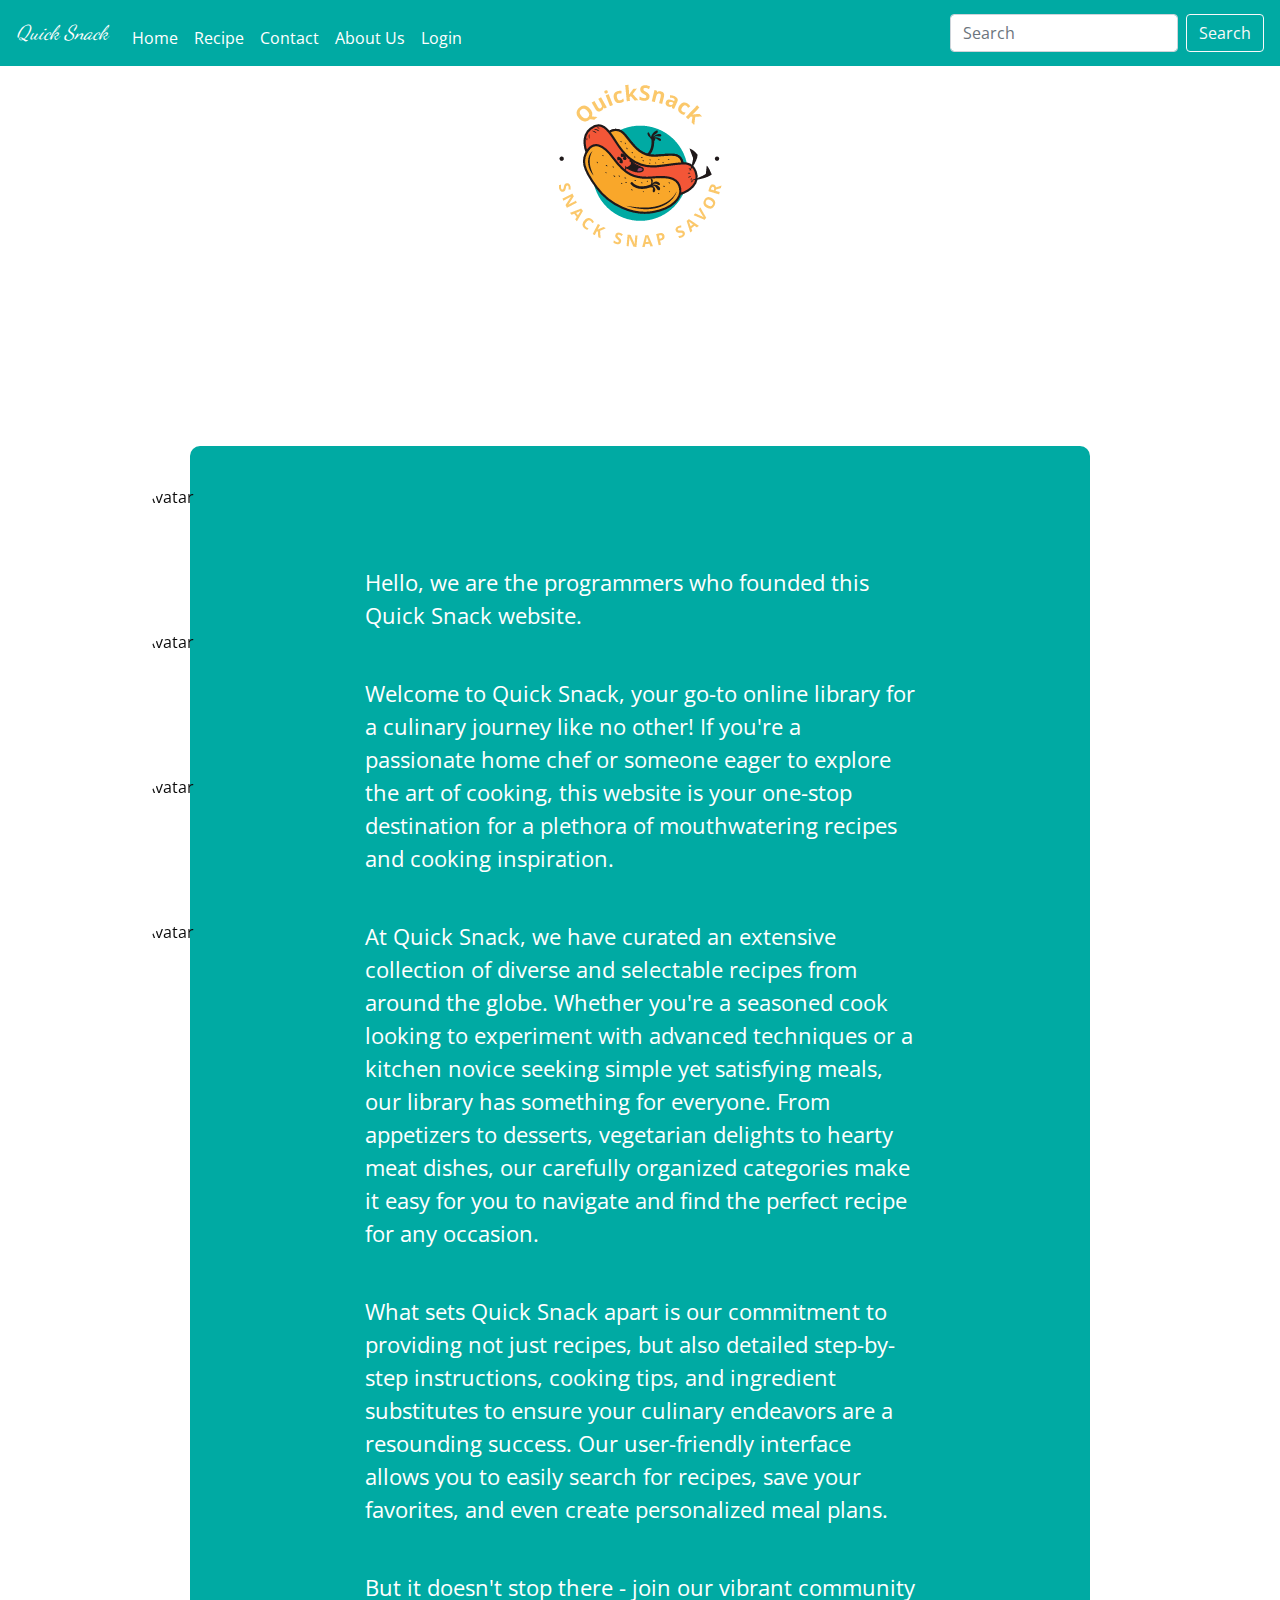
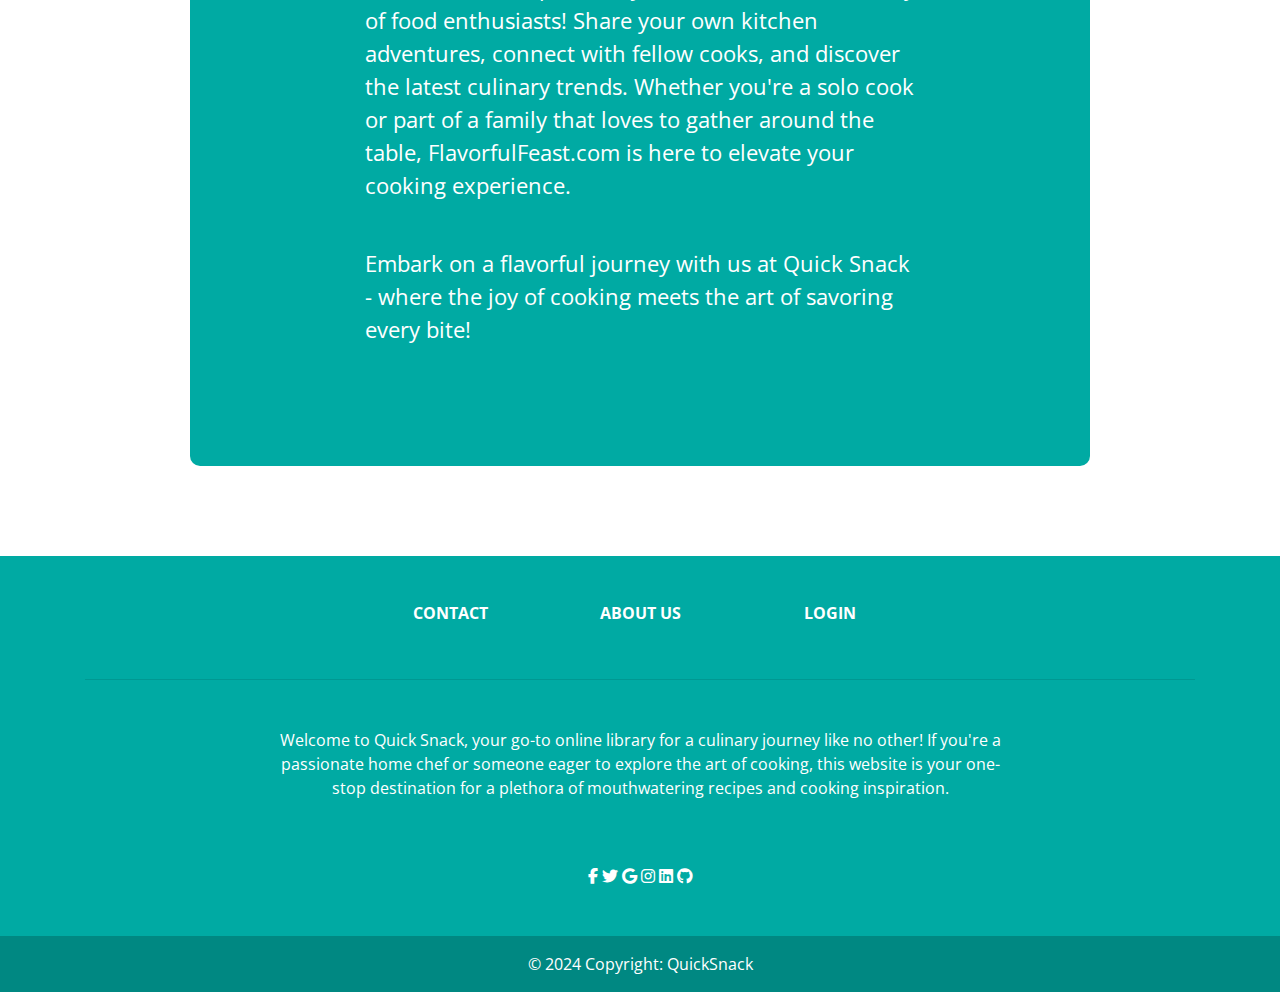
<file: html/aboutcu.html>
<!DOCTYPE html>
<html lang="en">
<head>
    <meta charset="UTF-8">
    <meta name="viewport" content="width=device-width, initial-scale=1">
    <link rel="icon" href="../images/quicksnacklogo.png" type="images/x-icon">
    <title>About Us</title>
    <!-- Bootstrap CSS -->
    <link rel="stylesheet" href="https://cdnjs.cloudflare.com/ajax/libs/font-awesome/6.5.1/css/all.min.css">
    <!--link awesome để chèn logo vào-->
    <link href="https://cdn.jsdelivr.net/npm/bootstrap@5.3.2/dist/css/bootstrap.min.css" rel="stylesheet"
        integrity="sha384-T3c6CoIi6uLrA9TneNEoa7RxnatzjcDSCmG1MXxSR1GAsXEV/Dwwykc2MPK8M2HN" crossorigin="anonymous">
        <link rel="stylesheet" href="https://cdnjs.cloudflare.com/ajax/libs/font-awesome/6.5.1/css/all.min.css">
        <link rel="styleshee" href="https://cdn.jsdelivr.net/npm/bootstrap@5.1.3/dist/css/bootstrap.min.css" integrity="sha384-1BmE4kWBq78iYhFldvKuhfTAU6auU8tT94WrHftjDbrCEXSU1oBoqyl2QvZ6jIW3" crossorigin="anonymous">
    <link rel="stylesheet" href="../css/about.css">
    <link rel="stylesheet" href="https://stackpath.bootstrapcdn.com/bootstrap/4.1.3/css/bootstrap.min.css"
    integrity="sha384-MCw98/SFnGE8fJT3GXwEQngsV7Zt27NXF@a@ApmYm81iuXoPkF0JwJ8ERdkLPM0" crossorigin="anonymous">
    <script src="https://cdn.jsdelivr.net/npm/bootstrap@5.1.3/dist/js/bootstrap.bundle.min.js" integrity="sha384-ka7Sk0Gln4gmtz2MlQnikT1wXgYsOg+OMhuP+IlRH9sENBO0LRn5q+8nbTov4+1p" crossorigin="anonymous"></script>
    <link rel="stylesheet" href="/css/css/style.css">
    <link rel="stylesheet" href="/css/style.css">
  </head>
  <div class="sticky">
    <nav class="navbar navbar-expand-lg navbar-light " style="background-color: #00aaa3">
        <a style="color: #fff;" class="navbar-brand" href="/index.html"><i style="font-family: 'Dancing Script', cursive;">Quick Snack</i></a>
          <button class="navbar-toggler" type="button" data-bs-toggle="collapse" data-bs-target="#navbarSupportedContent" aria-controls="navbarSupportedContent" aria-expanded="false" aria-label="Toggle navigation">
            <span class="navbar-toggler-icon"></span>
          </button>
        <div class="collapse navbar-collapse" id="navbarSupportedContent">
          <ul class="navbar-nav mr-auto">
            <li class="nav-item active">
            <a style="color: #fff;" class="nav-link" href="../index.html">Home <span class="sr-only"></span></a>
            </li>
            <li class="nav-item">
            <a style="color: #fff;" class="nav-link" href="../menu.html">Recipe</a>
            </li>
            <li class="nav-item">
            <a style="color: #fff;" class="nav-link" href="./contact.html">Contact</a>
            </li>
            <li class="nav-item">
            <a style="color: #fff;" class="nav-link" href="./about.html">About Us</a>
            </li>
            <li class="nav-item">
            <a style="color: #fff;" class="nav-link" href="./login.html">Login</a>
            </li>
          </ul>
            <form class="form-inline my-2 my-lg-0">
            <input class="form-control mr-sm-2" type="search" placeholder="Search" aria-label="Search">
            <button class="btn btn-outline-light my-2 my-sm-0" type="submit">Search</button>
            </form>
          </div>
    </nav>
  </div>

<body>
    <a href="/index.html"><img class="img-logo-nav" src="../images/quicksnacklogo.png" alt="logo"></a>
        <section style="background-color: #00aaa3;" id="journey-content" class="width w-m fadeInUp delay1">
            <div id="journey-avatar">
            <div class="avatar">
              <span class="object-fit fadeInUp delay5">
                <img alt="Avatar" class="lazy loaded" srcset="https://i.imgur.com/YViyFGh.jpeg">
              </span>

                <span class="avatar-hover object-fit fadeInUp delay5">
                  <img alt="Avatar" class="lazy loaded" srcset="https://i.imgur.com/TSFP2hx.jpeg">
                </span>
            </div>
            <div class="avatar">
                <span class="object-fit fadeInUp delay5">
                  <img alt="Avatar" class="lazy loaded" srcset="https://scontent.fhan5-9.fna.fbcdn.net/v/t39.30808-1/416903533_3711006252553562_4072472987846089312_n.jpg?stp=c0.0.200.200a_dst-jpg_p200x200&_nc_cat=109&ccb=1-7&_nc_sid=5740b7&_nc_ohc=c3V_MpHa-14AX-Fwlfl&_nc_ht=scontent.fhan5-9.fna&oh=00_AfBdo9ZyKPZbftBSnLmxQYdVDc8j0aI18B1YPrTy-SV2Yw&oe=65E725F4">
                </span>
                      
                  <span class="avatar-hover object-fit fadeInUp delay5">
                    <img alt="Avatar" class="lazy loaded" srcset="https://scontent.fhan5-11.fna.fbcdn.net/v/t1.6435-9/137514887_2888213221499540_6452250351981341966_n.jpg?_nc_cat=111&ccb=1-7&_nc_sid=7a1959&_nc_ohc=7KGkt1fxSZIAX_5_K8G&_nc_ht=scontent.fhan5-11.fna&oh=00_AfCPvCsU8iOA1iJ5W4zm8PSofks5cTsyuNot2PxohcByrQ&oe=66090FA8">
                  </span>
            </div>
            <div class="avatar">
                <span class="object-fit fadeInUp delay5">
                  <img alt="Avatar" class="lazy loaded" srcset="https://scontent.fhan2-3.fna.fbcdn.net/v/t39.30808-6/415558852_687021370245501_6632527841390993160_n.jpg?stp=cp6_dst-jpg&_nc_cat=106&ccb=1-7&_nc_sid=efb6e6&_nc_ohc=nxcVIdoVE5QAX_kFJK3&_nc_ht=scontent.fhan2-3.fna&oh=00_AfBu23K088kxlyjcvW1jltls4O0A6zEes7GnANznRmn5Aw&oe=65EA4660">
                </span>
                      
                  <span class="avatar-hover object-fit fadeInUp delay5">
                    <img alt="Avatar" class="lazy loaded" srcset="https://scontent.fhan15-1.fna.fbcdn.net/v/t39.30808-6/400950886_663681895912782_8612001726321935148_n.jpg?_nc_cat=106&ccb=1-7&_nc_sid=9c7eae&_nc_ohc=cj_e5OJlKjMAX-vNk1z&_nc_ht=scontent.fhan15-1.fna&oh=00_AfAxbbzIlqZYOLqw1Ul6KbKm_uCGMtHM_iQL68Dx8cK2FQ&oe=65E74E90">
                  </span>
            </div>
            <div class="avatar">
                <span class="object-fit fadeInUp delay5">
                  <img alt="Avatar" class="lazy loaded" srcset="https://i.imgur.com/acoBr87.jpeg">
                </span>
                      
                  <span class="avatar-hover object-fit fadeInUp delay5">
                    <img alt="Avatar" class="lazy loaded" srcset="https://i.imgur.com/yeJynyK.jpeg">
                  </span>
            </div>
            </div>
                <p class="p-div">Hello, we are the programmers who founded this Quick Snack website.</p>
                    <p class="p-div"> Welcome to Quick Snack, your go-to online library for a culinary journey like no other! If you're a passionate home chef or someone eager to explore the art of cooking, this website is your one-stop destination for a plethora of mouthwatering recipes and cooking inspiration.</p>
                    <p class="p-div">At Quick Snack, we have curated an extensive collection of diverse and selectable recipes from around the globe. Whether you're a seasoned cook looking to experiment with advanced techniques or a kitchen novice seeking simple yet satisfying meals, our library has something for everyone. From appetizers to desserts, vegetarian delights to hearty meat dishes, our carefully organized categories make it easy for you to navigate and find the perfect recipe for any occasion.</p>
                    <p class="p-div">What sets Quick Snack apart is our commitment to providing not just recipes, but also detailed step-by-step instructions, cooking tips, and ingredient substitutes to ensure your culinary endeavors are a resounding success. Our user-friendly interface allows you to easily search for recipes, save your favorites, and even create personalized meal plans.</p>
                    <p class="p-div">But it doesn't stop there - join our vibrant community of food enthusiasts! Share your own kitchen adventures, connect with fellow cooks, and discover the latest culinary trends. Whether you're a solo cook or part of a family that loves to gather around the table, FlavorfulFeast.com is here to elevate your cooking experience.</p>
                    <p class="p-div">Embark on a flavorful journey with us at Quick Snack - where the joy of cooking meets the art of savoring every bite!</p>
            </section>
        
    </div>
</body>
  <!-- Footer -->
  <footer class="text-center text-white" style="background-color: #00aaa3">
    <div class="container">
      <section class="mt-5">
        <div class="row text-center d-flex justify-content-center pt-5">
          <div class="col-md-2">
            <h6 class="text-uppercase font-weight-bold">
              <a href="./contact.html" class="text-white">Contact</a>
            </h6>
          </div>
          <div class="col-md-2">
            <h6 class="text-uppercase font-weight-bold">
              <a href="../html/about.html" class="text-white">About Us</a>
            </h6>
          </div>
          <div class="col-md-2">
            <h6 class="text-uppercase font-weight-bold">
              <a href="../html/login.html" class="text-white">Login</a>
            </h6>
          </div>
        </div>
      </section>

      <hr class="my-5" />

      <section class="mb-5">
        <div class="row d-flex justify-content-center">
          <div class="col-lg-8">
            <p>
              Welcome to Quick Snack, your go-to online library for a culinary journey like no other! If you're a passionate home chef or someone eager to explore the art of cooking, this website is your one-stop destination for a plethora of mouthwatering recipes and cooking inspiration.
            </p>
          </div>
        </div>
      </section>
      <section class="text-center mb-5">
        <a href="" class="text-white me-4">
          <i class="fab fa-facebook-f"></i>
        </a>
        <a href="" class="text-white me-4">
          <i class="fab fa-twitter"></i>
        </a>
        <a href="" class="text-white me-4">
          <i class="fab fa-google"></i>
        </a>
        <a href="" class="text-white me-4">
          <i class="fab fa-instagram"></i>
        </a>
        <a href="" class="text-white me-4">
          <i class="fab fa-linkedin"></i>
        </a>
        <a href="" class="text-white me-4">
          <i class="fab fa-github"></i>
        </a>
      </section>
    </div>
    <div
         class="text-center p-3"
         style="background-color: rgba(0, 0, 0, 0.2)"
         >
      © 2024 Copyright: QuickSnack
    </div>
  </footer>
</body>
</html>
</file>
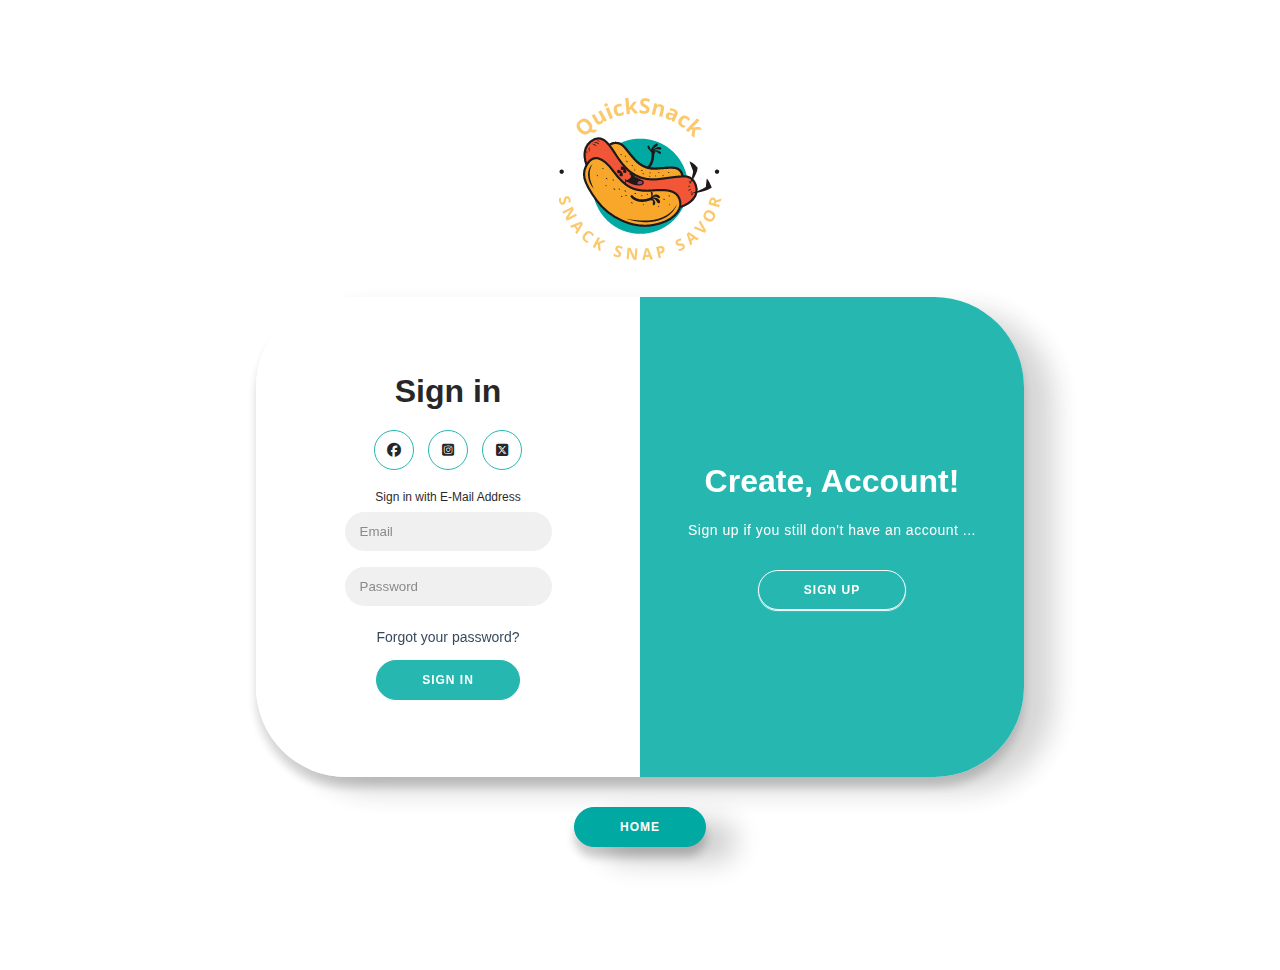
<file: html/login.html>
<!DOCTYPE html>
<head>
  <title>Log in</title>
  <link rel="stylesheet" href="../css/login.css">
  <link rel="stylesheet" href="https://cdnjs.cloudflare.com/ajax/libs/font-awesome/6.5.1/css/all.min.css">
  <link rel="icon" href="../images/quicksnacklogo.png" type="images/x-icon">
</head>
<html>
<body>
  <a href="../index.html"><img style="width: 200px; text-align: center;" src="../images/quicksnacklogo.png"></a>
  
    <section>
      <div class="container" id="container">
        <form id="form-reg" class="bg-light p-4 my-3" action="../db/reg.php" method="post"></form>
        <div class="form-container sign-up-container">
          
          <form action="#">
            <h1>Sign Up</h1>
            <div class="social-container">
              <a style="text-decoration: none;" href="" class="text-white me-4">
                <i class="fab fa-facebook-f"></i>
              </a>
              <a href="#"><i class="fa-brands fa-square-instagram" style="color: #000000;"></i></a>
              <a href="#"><i class="fa-brands fa-square-x-twitter" style="color: #000000;"></i></a>
            </div>
            <span>Sign up with Email</span>
            <label>
              <input type="text" name="name" placeholder="Name" />
            </label>
            <label>
              <input type="email" name="email" placeholder="Email" />
            </label>
            <label>
              <input type="password" name="password" placeholder="Password" />
            </label>
            <div>
              <div class="form check form-check-inline">
                <input class="form-check-input" type="radio" name="gender" checked id="chef" value="chef">
                <label class="form-check-label" for="chef">Chef</label>
              </div>
              <div class="form check form-check-inline">
                <input class="form-check-input" type="radio" name="gender" checked id="user" value="user">
                <label class="form-check-label" for="user">User</label>
              </div>
            </div>
            <button style="margin-top: 9px" type="submit">Sign Up</button>
          </form>
        </div>
        <div class="form-container sign-in-container">
          <form action="#">
            <h1>Sign in</h1>
            <div class="social-container">
                <a href=""><i class="fa-brands fa-facebook" style="color: #000000;"></i></a>
                <a href=""><i class="fa-brands fa-square-instagram" style="color: #000000;"></i></a>
                <a href=""><i class="fa-brands fa-square-x-twitter" style="color: #000000;"></i></a>
            </div>
            <span>Sign in with E-Mail Address</span>
            <label>
              <input type="email" placeholder="Email" />
            </label>
            <label>
              <input type="password" placeholder="Password" />
            </label>
            <a href="#">Forgot your password?</a>
            <button type="submit">Sign In</button>
          </form>
        </div>
        <div class="overlay-container">
          <div class="overlay">
            <div class="overlay-panel overlay-left">
              <h1>Log in</h1>
              <p>Sign in here if you already have an account </p>
              <button class="ghost mt-5" id="signIn">Sign In</button>
            </div>
            <div class="overlay-panel overlay-right">
              <h1>Create, Account!</h1>
              <p>Sign up if you still don't have an account ... </p>
              <button class="ghost" id="signUp">Sign Up</button>
            </div>
          </div>
        </div>
      </div>
    </section>
    <div>
      <a href="../index.html"><button class="Home">Home</button></a>
    </div>
    <script src="../js/login.js">
    </script>
  </body>
</html>
</file>
<file: css/about.css>
main{
  padding-left: 5%;
}

li{
  position: relative;
  padding: auto;
}
ul{
  list-style: none;
  display: inline-flex;
}

header {
  font-weight: bold;
  text-decoration: none;
  text-align: center;
  background-color: #c6e197;
  box-sizing: border-box;
  position: sticky; 
  top: 0;
  z-index: 100; 
}

@media (max-width:768px){
  #menu-header{
      display: none;
  }
}

ul li{
  margin-top: 10px;
}

.img-logo-header{
  width: 70px;
  height: 70px;
  display: block;
  margin-left: auto;
  margin-right: auto;
  /* padding-top: 2%; */
}

.a-header{
  text-decoration: none;
  color: rgb(32, 43, 52);
  text-transform: uppercase ;
}
.dropdown-content {
  display: none;
  position: absolute;
  background-color: #f9f9f9;
  box-shadow: 0px 8px 16px 0px rgba(0,0,0,0.2);
  z-index: 1;
}

.dropdown-content a {
  color: black;
  padding: 12px 16px;
  text-decoration: none;
  display: block;
}

.dropdown:hover .dropdown-content {
  display: block;
}
input {
  border-radius: 20px;
}

#menu-button {
  border: #c6e197;
  position: fixed;
  top: 10px;
  right: 10px;
  width: 40px;
  height: 40px;
  background-color: transparent;
  border-radius: 5%;
  cursor: pointer;
  z-index: 100;
  background: #f9a825;
}

#menu {   
  top: 0;
  left: 0;
  right: 0;
  margin-top: 50px;
  display: none;
  position: fixed;
  background-color:#54cada;
  padding: 10px;
  border-radius: 5px;
  z-index: 9;
  display: block;
  height: 100%;
  width: 30%;
  
}

#menu ul {
  list-style: none;
  padding: 0;
}

#menu ul li {
  margin-bottom: 10px;
}

#menu a{
  color: #fff;
  padding-left: 1%;
  padding:1%;
  text-decoration: none;
  text-align: center;
  list-style: none;
}

#menu ul li a {
  text-decoration: none;
  color: #333;
}

@media only screen and (min-width: 768px) {
  #menu, #menu-button {
    display: none;
  }
}

@media (max-width:325px){
  #menu{
      width: 100%;
  }
}

.sticky-header {
  position: sticky; 
  top: 0;
  z-index: 100; 
}

.a-header{
  text-decoration: none;
  color: rgb(32, 43, 52);
  text-transform: uppercase ;
}

.img-footer{
width: 100px;
height: 100px;
}

footer{
align-items: center;
bottom: 0;
}


.footer .footer-right  {

font-weight: bold;
}

.footer .footer-right .footer-right-icon a{
margin: 10px;
}

.img-logo{
  width: 180px;
  height: 180px;
  display: block;
  margin-left: auto;
  margin-right: auto;
  padding-top: 2%;
}


.p-div{
font-weight: light;
  padding:5px;
  font-size: 22px;
  color: #fff;
  margin-left: 10%; 
  margin-right: 10%;
  margin-top: 5%;
  margin-bottom: 5%;
}

.object-fit img{
  position: absolute;
  width: 101%;
  height: 101%!important;
  max-width: none;
  top:50%;
  left: 50%;
  transform: translate(-50%,-50%);
  object-fit: cover;
}

#journey-content{
position: relative;
min-width: 600px;
padding: 60px 20px;
margin: 210px auto 90px;
max-width: 900px;
}

.w-m{
max-width: 780px;
}
.width{
width: 90%;
margin: auto;
}

.delay1{
transition-delay: .1s;
}

.delay5{
transition-delay: .5s;
}

.fadeInUp{
transition: opacity .9s, transform .9s;
transition-timing-function: ease-out;
opacity: 1;
transform: translateZ(0);
}

.object-fit{
position: absolute;
display: block;
width: 100%;
height: 100%;
top: 0;
left: 0;
overflow: hidden;
}

#journey-content{
position:relative;
margin:180px auto 90px;
padding:80px 100px;
background:#baedf4;
border-radius: 10px;
}
  
#journey-content h1{
  font-size:0;
  line-height:0;
  }

#journey-avatar{
position:absolute;
top:40px;
left:0;
-webkit-transform:translateX(-50%);
transform:translateX(-50%);
}

#journey-avatar .avatar{
  position:relative;
  width:120px;
  overflow:hidden;
  border-radius:100%;
  margin:0 0 25px
  }

#journey-avatar .avatar:last-of-type{
  margin:0 !important
  }

#journey-avatar .avatar:after{
  content:"";
  display:block;
  padding-top:100%
  }

#journey-avatar .avatar-hover{
  top:-1%;
  left:-1%;
  width:102%;
  height:102%;
  -webkit-transform:translateY(110%);
  transform:translateY(110%);
  transition:.3s
  }

#journey-avatar .avatar:hover .avatar-hover{
  -webkit-transform:translateY(0%);
  transform:translateY(0%);
  }

#journey-bg{
position:absolute;
width:100%;
height:100%;
top:0;
left:0;
z-index:-1;
}

.img-logo{
  width: 70px;
  height: 70px;
  display: block;
  margin-left: auto;
  margin-right: auto;
  /* / padding-top: 2%; / */
}

.img-logo-nav {
  display: block;
  margin: auto;
  width: 200px;
  height: 200px;
}

a {
  text-decoration: none;
}
</file>
<file: css/css/style.css>
@import url("https://fonts.googleapis.com/css2?family=Dancing+Script:wght@400;500;600;700&family=Open+Sans:wght@400;600;700&display=swap");
body {
  font-family: "Open Sans", sans-serif;
  color: #0c0c0c;
  background-color: #ffffff;
  overflow-x: hidden;
}

.layout_padding {
  padding: 90px 0;
}
.layout_padding2 {

  padding: 75px 0;

}



.layout_padding2-top {

  padding-top: 75px;

}



.layout_padding2-bottom {

  padding-bottom: 75px;

}



.layout_padding-top {

  padding-top: 90px;

}



.layout_padding-bottom {

  padding-bottom: 90px;

}
h1,
h2 {
  font-family: 'Dancing Script', cursive;
}

.heading_container {
  display: -webkit-box;
  display: -ms-flexbox;
  display: flex;
  -webkit-box-orient: vertical;
  -webkit-box-direction: normal;
      -ms-flex-direction: column;
          flex-direction: column;
  -webkit-box-align: start;
      -ms-flex-align: start;
          align-items: flex-start;
}

.heading_container h2 {
  position: relative;
  margin-bottom: 0;
  font-size: 2.5rem;
  font-weight: bold;
}

.heading_container h2 span {
  color: #ffbe33;
}

.heading_container p {
  margin-top: 10px;
  margin-bottom: 0;
}

.heading_container.heading_center {
  -webkit-box-align: center;
      -ms-flex-align: center;
          align-items: center;
  text-align: center;
}

a,
a:hover,
a:focus {
  text-decoration: none;
}

a:hover,
a:focus {
  color: initial;
}

.btn,
.btn:focus {
  outline: none !important;
  -webkit-box-shadow: none;
          box-shadow: none;
}

/*header section*/
.hero_area {
  position: relative;
  min-height: 100vh;
  display: -webkit-box;
  display: -ms-flexbox;
  display: flex;
  -webkit-box-orient: vertical;
  -webkit-box-direction: normal;
      -ms-flex-direction: column;
          flex-direction: column;
}

.bg-box {
  position: absolute;
  top: 0;
  left: 0;
  width: 100%;
  height: 100%;
}

.bg-box img {
  width: 100%;
  height: 100%;
  -o-object-fit: cover;
     object-fit: cover;
}

.sub_page .hero_area {
  min-height: auto;
}

.sub_page .hero_area .bg-box {
  position: absolute;
  top: 0;
  left: 0;
  width: 100%;
  height: 100%;
}

.sub_page .hero_area .bg-box img {
  width: 100%;
  height: 100%;
  -o-object-fit: cover;
     object-fit: cover;
  -o-object-position: right top;
     object-position: right top;
}

.header_section {
  padding: 15px 0;
}

.header_section .container-fluid {
  padding-right: 25px;
  padding-left: 25px;
}

.navbar-brand {
  font-family: 'Dancing Script', cursive;
}

.navbar-brand span {
  font-weight: bold;
  font-size: 32px;
  color: #ffffff;
}

.custom_nav-container {
  padding: 0;
}

.custom_nav-container .navbar-nav {
  padding-left: 18%;
}

.custom_nav-container .navbar-nav .nav-item .nav-link {
  padding: 5px 20px;
  color: #ffffff;
  text-align: center;
  text-transform: uppercase;
  border-radius: 5px;
  -webkit-transition: all 0.3s;
  transition: all 0.3s;
}

.custom_nav-container .navbar-nav .nav-item:hover .nav-link, .custom_nav-container .navbar-nav .nav-item.active .nav-link {
  color: #ffbe33;
}

.custom_nav-container .nav_search-btn {
  width: auto;
  height: auto;
  padding: 0;
  border: none;
  color: #ffffff;
  margin: 0 10px;
}

.custom_nav-container .nav_search-btn:hover {
  color: #ffbe33;
}

.user_option {
  display: -webkit-box;
  display: -ms-flexbox;
  display: flex;
  -webkit-box-align: center;
      -ms-flex-align: center;
          align-items: center;
}

.user_option a {
  margin: 0 10px;
}

.user_option .user_link {
  color: #ffffff;
}

.user_option .user_link:hover {
  color: #ffbe33;
}

.user_option .cart_link {
  display: -webkit-box;
  display: -ms-flexbox;
  display: flex;
  -webkit-box-pack: center;
      -ms-flex-pack: center;
          justify-content: center;
  -webkit-box-align: center;
      -ms-flex-align: center;
          align-items: center;
}

.user_option .cart_link svg {
  width: 17px;
  height: auto;
  fill: #ffffff;
  margin-bottom: 2px;
}

.user_option .cart_link:hover svg {
  fill: #ffbe33;
}

.user_option .order_online {
  display: inline-block;
  padding: 8px 30px;
  background-color: #ffbe33;
  color: #ffffff;
  border-radius: 45px;
  -webkit-transition: all 0.3s;
  transition: all 0.3s;
  border: none;
}

.user_option .order_online:hover {
  background-color: #e69c00;
}

.custom_nav-container .navbar-toggler {
  outline: none;
}

.custom_nav-container .navbar-toggler {
  padding: 0;
  width: 37px;
  height: 42px;
  -webkit-transition: all 0.3s;
  transition: all 0.3s;
}

.custom_nav-container .navbar-toggler span {
  display: block;
  width: 35px;
  height: 4px;
  background-color: #ffffff;
  margin: 7px 0;
  -webkit-transition: all 0.3s;
  transition: all 0.3s;
  position: relative;
  border-radius: 5px;
  transition: all 0.3s;
}

.custom_nav-container .navbar-toggler span::before, .custom_nav-container .navbar-toggler span::after {
  content: "";
  position: absolute;
  left: 0;
  height: 100%;
  width: 100%;
  background-color: #ffffff;
  top: -10px;
  border-radius: 5px;
  -webkit-transition: all 0.3s;
  transition: all 0.3s;
}

.custom_nav-container .navbar-toggler span::after {
  top: 10px;
}

.custom_nav-container .navbar-toggler[aria-expanded="true"] {
  -webkit-transform: rotate(360deg);
          transform: rotate(360deg);
}

.custom_nav-container .navbar-toggler[aria-expanded="true"] span {
  -webkit-transform: rotate(45deg);
          transform: rotate(45deg);
}

.custom_nav-container .navbar-toggler[aria-expanded="true"] span::before, .custom_nav-container .navbar-toggler[aria-expanded="true"] span::after {
  -webkit-transform: rotate(90deg);
          transform: rotate(90deg);
  top: 0;
}

/*end header section*/
/* slider section */
.slider_section {
  -webkit-box-flex: 1;
      -ms-flex: 1;
          flex: 1;
  display: -webkit-box;
  display: -ms-flexbox;
  display: flex;
  -webkit-box-align: center;
      -ms-flex-align: center;
          align-items: center;
  position: relative;
  padding: 45px 0 75px 0;
}

.slider_section .row {
  -webkit-box-align: center;
      -ms-flex-align: center;
          align-items: center;
}

.slider_section #customCarousel1 {
  width: 100%;
  position: unset;
}

.slider_section .detail-box {
  color: #ffffff;
  margin-bottom: 145px;
}

.slider_section .detail-box h1 {
  font-size: 3.5rem;
  font-weight: bold;
  margin-bottom: 15px;
}

.slider_section .detail-box p {
  font-size: 14px;
}

.slider_section .detail-box a {
  display: inline-block;
  padding: 10px 45px;
  background-color: #ffbe33;
  color: #ffffff;
  border-radius: 45px;
  -webkit-transition: all 0.3s;
  transition: all 0.3s;
  border: none;
  margin-top: 10px;
}

.slider_section .detail-box a:hover {
  background-color: #e69c00;
}

.slider_section .img-box img {
  width: 100%;
}

.slider_section .carousel-indicators {
  position: unset;
  margin: 0;
  -webkit-box-pack: start;
      -ms-flex-pack: start;
          justify-content: flex-start;
  -webkit-box-align: center;
      -ms-flex-align: center;
          align-items: center;
}

.slider_section .carousel-indicators li {
  background-color: #ffffff;
  width: 12px;
  height: 12px;
  border-radius: 100%;
  opacity: 1;
}

.slider_section .carousel-indicators li.active {
  width: 20px;
  height: 20px;
  background-color: #ffbe33;
}

.offer_section {
  position: relative;
  padding-top: 45px;
}

.offer_section .box {
  display: -webkit-box;
  display: -ms-flexbox;
  display: flex;
  -webkit-box-align: center;
      -ms-flex-align: center;
          align-items: center;
  margin-top: 45px;
  border-radius: 5px;
  padding: 20px 15px;
  background-color: #222831;
  color: #ffffff;
}

.offer_section .box .img-box {
  width: 175px;
  min-width: 175px;
  height: 175px;
  margin-right: 15px;
  position: relative;
  -webkit-transition: all 0.1 0.5s;
  transition: all 0.1 0.5s;
  border-radius: 100%;
  border: 5px solid #ffbe33;
  overflow: hidden;
}

.offer_section .box .img-box img {
  width: 100%;
  -webkit-transition: all .2s;
  transition: all .2s;
}

.offer_section .box .detail-box h5 {
  font-family: 'Dancing Script', cursive;
  font-size: 24px;
  margin: 0;
}

.offer_section .box .detail-box h6 {
  font-family: 'Dancing Script', cursive;
  margin: 10px 0;
}

.offer_section .box .detail-box h6 span {
  font-size: 2.5rem;
  font-weight: bold;
}

.offer_section .box .detail-box a {
  display: inline-block;
  padding: 10px 30px;
  background-color: #ffbe33;
  color: #ffffff;
  border-radius: 45px;
  -webkit-transition: all 0.3s;
  transition: all 0.3s;
  border: none;
}

.offer_section .box .detail-box a:hover {
  background-color: #e69c00;
}

.offer_section .box .detail-box a svg {
  width: 20px;
  height: auto;
  margin-left: 5px;
  fill: #ffffff;
}

.offer_section .box:hover .img-box img {
  -webkit-transform: scale(1.1);
          transform: scale(1.1);
}
.food_section{
  background-color: #efefef;
}

.food_section .filters_menu {
  padding: 0;
  display: -webkit-box;
  display: -ms-flexbox;
  display: flex;
  -ms-flex-wrap: wrap;
      flex-wrap: wrap;
  -webkit-box-pack: center;
      -ms-flex-pack: center;
          justify-content: center;
  list-style-type: none;
  margin: 45px 0 20px 0;
}

.food_section .filters_menu li {
  padding: 7px 25px;
  cursor: pointer;
  border-radius: 25px;
}

.food_section .filters_menu li.active {
  background-color: #00aaa3;
  color: #ffffff;
}

.food_section .box {
  position: relative;
  margin-top: 25px;
  background-color: #ffffff;
  border-radius: 10px;
  color: #ffffff;
  border-radius: 15px;
  overflow: hidden;
  background: linear-gradient(to bottom, #f1f2f3 25px, #222831 25px);
}

.food_section .box .img-box {
  background: #f1f2f3;
  display: -webkit-box;
  display: -ms-flexbox;
  display: flex;
  -webkit-box-pack: center;
      -ms-flex-pack: center;
          justify-content: center;
  -webkit-box-align: center;
      -ms-flex-align: center;
          align-items: center;
  height: 215px;
  border-radius: 0 0 0 45px;
  margin: -1px;
  padding: 25px;
}

.food_section .box .img-box img {
  max-width: 100%;
  max-height: 145px;
  -webkit-transition: all .2s;
  transition: all .2s;
}

.food_section .box .detail-box {
  padding: 25px;
}

.food_section .box .detail-box h5 {
  font-weight: 600;
}

.food_section .box .detail-box p {
  font-size: 15px;
}

.food_section .box .detail-box h6 {
  margin-top: 10px;
}

.food_section .box .options {
  display: -webkit-box;
  display: -ms-flexbox;
  display: flex;
  -webkit-box-pack: justify;
      -ms-flex-pack: justify;
          justify-content: space-between;
}

.food_section .box .options a {
  width: 40px;
  height: 40px;
  border-radius: 100%;
  background: #ffbe33;
  display: -webkit-box;
  display: -ms-flexbox;
  display: flex;
  -webkit-box-pack: center;
      -ms-flex-pack: center;
          justify-content: center;
  -webkit-box-align: center;
      -ms-flex-align: center;
          align-items: center;
}

.food_section .box .options a svg {
  width: 18px;
  height: auto;
  fill: #ffffff;
}

.food_section .box:hover .img-box img {
  -webkit-transform: scale(1.1);
          transform: scale(1.1);
}

.food_section .btn-box {
  display: -webkit-box;
  display: -ms-flexbox;
  display: flex;
  -webkit-box-pack: center;
      -ms-flex-pack: center;
          justify-content: center;
  margin-top: 45px;
}

.food_section .btn-box a {
  display: inline-block;
  padding: 10px 55px;
  background-color: #00aaa3;
  color: #ffffff;
  border-radius: 45px;
  -webkit-transition: all 0.3s;
  transition: all 0.3s;
  border: none;
}

.food_section .btn-box a:hover {
  background-color: #28a9ba;
}

.about_section {
  background: #222831;
  color: #ffffff;
}

.about_section .row {
  -webkit-box-align: center;
      -ms-flex-align: center;
          align-items: center;
}

.about_section .img-box {
  position: relative;
  display: -webkit-box;
  display: -ms-flexbox;
  display: flex;
  -webkit-box-pack: center;
      -ms-flex-pack: center;
          justify-content: center;
}

.about_section .img-box img {
  width: 100%;
  max-width: 445px;
  position: relative;
  z-index: 2;
}

.about_section .detail-box p {
  margin-top: 15px;
}

.about_section .detail-box a {
  display: inline-block;
  padding: 10px 45px;
  background-color: #ffbe33;
  color: #ffffff;
  border-radius: 45px;
  -webkit-transition: all 0.3s;
  transition: all 0.3s;
  border: none;
  margin-top: 15px;
}

.about_section .detail-box a:hover {
  background-color: #e69c00;
}

.book_section {
  position: relative;
}

.book_section .heading_container {
  margin-bottom: 25px;
}

.book_section .form_container .form-control {
  width: 100%;
  border: none;
  height: 50px;
  margin-bottom: 25px;
  padding-left: 25px;
  border: 1px solid #999;
  outline: none;
  color: #000000;
  border-radius: 5px;
  outline: none;
  -webkit-box-shadow: none;
          box-shadow: none;
}

.book_section .form_container .form-control::-webkit-input-placeholder {
  color: #222222;
}

.book_section .form_container .form-control:-ms-input-placeholder {
  color: #222222;
}

.book_section .form_container .form-control::-ms-input-placeholder {
  color: #222222;
}

.book_section .form_container .form-control::placeholder {
  color: #222222;
}

.book_section .form_container .nice-select .current {
  font-size: 16px;
}

.book_section .form_container button {
  margin-top: 15px;
  border: none;
  text-transform: uppercase;
  display: inline-block;
  padding: 10px 55px;
  background-color: #ffbe33;
  color: #ffffff;
  border-radius: 45px;
  -webkit-transition: all 0.3s;
  transition: all 0.3s;
  border: none;
}

.book_section .form_container button:hover {
  background-color: #e69c00;
}

.book_section .map_container {
  width: 100%;
  height: 345px;
  border-radius: 10px;
  overflow: hidden;
}

.book_section .map_container #googleMap {
  height: 100%;
  min-height: 100%;
  width: 100%;
}

/* client section start */
.client_section .heading_container {
  margin-bottom: 30px;
}

.client_section .box {
  display: -webkit-box;
  display: -ms-flexbox;
  display: flex;
  -webkit-box-orient: vertical;
  -webkit-box-direction: normal;
      -ms-flex-direction: column;
          flex-direction: column;
  margin: 15px;
}

.client_section .box .img-box {
  position: relative;
  display: -webkit-box;
  display: -ms-flexbox;
  display: flex;
  -webkit-box-pack: center;
      -ms-flex-pack: center;
          justify-content: center;
  -webkit-box-align: center;
      -ms-flex-align: center;
          align-items: center;
  width: 115px;
  position: relative;
  margin-top: 30px;
}

.client_section .box .img-box img {
  border-radius: 100%;
  border: 5px solid #ffbe33;
  position: relative;
}

.client_section .box .img-box::before {
  content: "";
  position: absolute;
  left: 50%;
  top: 0;
  width: 20px;
  height: 20px;
  background-color: #ffbe33;
  -webkit-transform: rotate(45deg) translateX(-50%);
          transform: rotate(45deg) translateX(-50%);
}

.client_section .box .detail-box {
  background-color: #222831;
  color: #ffffff;
  padding: 25px 25px 15px 25px;
  border-radius: 5px;
}

.client_section .box .detail-box h6 {
  font-weight: 600;
  font-size: 18px;
  margin: 15px 0 5px 0;
}

.client_section .box .detail-box p {
  margin-bottom: 0;
  font-size: 15px;
  margin-bottom: 10px;
}

.client_section .owl-carousel .owl-nav {
  display: -webkit-box;
  display: -ms-flexbox;
  display: flex;
  -webkit-box-pack: center;
      -ms-flex-pack: center;
          justify-content: center;
  margin-top: 45px;
  padding: 0 15px;
}

.client_section .owl-carousel .owl-nav .owl-prev,
.client_section .owl-carousel .owl-nav .owl-next {
  width: 45px;
  height: 45px;
  background-color: #ffbe33;
  color: #ffffff;
  outline: none;
  bottom: 0px;
  font-size: 24px;
  margin: 0 5px;
  border-radius: 100%;
}

/* client section end */
.contact_section .heading_container {
  margin-bottom: 45px;
}

.contact_section .form_container .form-group {
  margin-bottom: 25px;
}

.contact_section .form_container input {
  width: 100%;
  border: none;
  height: 50px;
  padding-left: 25px;
  background-color: transparent;
  border: 1px solid #ccc;
  outline: none;
  color: #000000;
  border-radius: 5px;
}

.contact_section .form_container input::-webkit-input-placeholder {
  color: #222222;
}

.contact_section .form_container input:-ms-input-placeholder {
  color: #222222;
}

.contact_section .form_container input::-ms-input-placeholder {
  color: #222222;
}

.contact_section .form_container input::placeholder {
  color: #222222;
}

.contact_section .form_container input.message-box {
  height: 120px;
  border-radius: 5px;
}

.contact_section .form_container .btn-box {
  display: -webkit-box;
  display: -ms-flexbox;
  display: flex;
  -webkit-box-pack: center;
      -ms-flex-pack: center;
          justify-content: center;
}

.contact_section .form_container button {
  margin-top: 10px;
  border: none;
  text-transform: uppercase;
  display: inline-block;
  padding: 10px 55px;
  background-color: #ffbe33;
  color: #ffffff;
  border-radius: 0px;
  -webkit-transition: all 0.3s;
  transition: all 0.3s;
  border: none;
}

.contact_section .form_container button:hover {
  background-color: #e69c00;
}

/* footer section*/
.footer_section {
  background-color: #00aaa3;
  color: #ffffff;
  padding: 75px 0 40px 0;
  text-align: center;
}

.footer_section h4 {
  font-size: 28px;
}

.footer_section h4,
.footer_section .footer-logo {
  font-weight: 600;
  margin-bottom: 20px;
  font-family: 'Dancing Script', cursive;
}

.footer_section p {
  color: #dbdbdb;
}

.footer_section .footer-col {
  margin-bottom: 30px;
}

.footer_section .footer_contact .contact_link_box {
  display: -webkit-box;
  display: -ms-flexbox;
  display: flex;
  -webkit-box-orient: vertical;
  -webkit-box-direction: normal;
      -ms-flex-direction: column;
          flex-direction: column;
}

.footer_section .footer_contact .contact_link_box a {
  margin: 5px 0;
  color: #ffffff;
}

.footer_section .footer_contact .contact_link_box a i {
  margin-right: 5px;
}

.footer_section .footer_contact .contact_link_box a:hover {
  color: #ffbe33;
}

.footer_section .footer-logo {
  display: block;
  font-weight: bold;
  font-size: 38px;
  line-height: 1;
  color: #ffffff;
}

.footer_section .footer_social {
  display: -webkit-box;
  display: -ms-flexbox;
  display: flex;
  -webkit-box-pack: center;
      -ms-flex-pack: center;
          justify-content: center;
  margin-top: 20px;
  margin-bottom: 10px;
}

.footer_section .footer_social a {
  display: -webkit-box;
  display: -ms-flexbox;
  display: flex;
  -webkit-box-pack: center;
      -ms-flex-pack: center;
          justify-content: center;
  -webkit-box-align: center;
      -ms-flex-align: center;
          align-items: center;
  color: #222831;
  width: 30px;
  height: 30px;
  border-radius: 100%;
  background-color: #ffffff;
  border-radius: 100%;
  margin: 0 2.5px;
  font-size: 18px;
}

.footer_section .footer_social a:hover {
  color: #ffbe33;
}

.footer_section .footer-info {
  text-align: center;
  margin-top: 25px;
}

.footer_section .footer-info p {
  color: #ffffff;
  margin: 0;
}

.footer_section .footer-info p a {
  color: inherit;
}
</file>
<file: css/style.css>
.img-logo{
  width: 70px;
  height: 70px;
  display: block;
  margin-left: auto;
  margin-right: auto;
  /* / padding-top: 2%; / */
}
.form-control mr-sm-2 {
  border-radius: 20px;
}

.btn btn-outline-success my-2 my-sm-0 {
  border-radius: 20px;
}

h2 {
  text-align: center;
  font-weight: bold;
}

.p-DanhMuc{
  text-transform: uppercase;
  text-shadow: 10px 10px 10px rgba(21, 97, 55, 0.5);
  padding-left: 25px;
  color: #fff;
  position: absolute;
  inset: 0;
  border: 2px solid white;
  border-radius: inherit;
  opacity: 0;
  transition: 0.4s ease-in-out;
}
.cards:hover img{
  filter: grayscale(0)
  brightness(0.4);
}
.cards:hover::after{
  opacity: 1;
  inset: 5px;
}
.cards:hover .img-content {
  scale: 1;
  opacity: 1;
}
.cards:hover .img-content {
  opacity: 1;
  transform: translateY(0);
}
.img-content a{
  margin-bottom: 12px;
  scale: 0.7;
}

.img-content a {
  font-size: 18px;
  line-height: 1.5;
  color: #fff;
  transform: translateY(50%);
}
.img-content h3,
.img-content p {
opacity: 0;
transition: 0.4s 0.2s ease;
}
.img-content {
  width: 80%;
  position: absolute;
  top: 50%;
  left: 50%;
  transform: translate(-50%, -50%);
  text-align: center;
}
.container-suggest {
  text-align: center;
}

.container-suggest img {
  border-radius: 50%;
  width: 150px;
}

.a-body{
  color: #00aaa3;
}
.content img{
  border-radius: 50%;
  padding: 6px;
  width: 100px;
}

.content {
  border: 1px solid #CDCDCD;
  margin-right: 5px;
  margin-bottom: 5px;
  height: auto;
  
}

.right {
  height: 710px;
  margin-bottom: 5px;
  margin-right: 3%;
  /* position: sticky; */
  /* top: 100px; */
  position: -webkit-sticky;
  position: sticky;
  top: 100;
}
.icon i{
  padding: 1px;
}
input {
  border-radius: 20px;
}

.content .a-body .box-content {
  background-color: red;
}


#menu-button {
  border: #c6e197;
  position: fixed;
  top: 10px;
  right: 10px;
  width: 40px;
  height: 40px;
  background-color: transparent;
  border-radius: 5%;
  cursor: pointer;
  z-index: 100;
  background: #f9a825;
}

#menu {   
  top: 0;
  left: 0;
  right: 0;
  margin-top: 50px;
  display: none;
  position: fixed;
  background-color:#6db657;
  padding: 10px;
  border-radius: 5px;
  z-index: 9;
  display: block;
  height: 100%;
  width: 30%;
  
}

#menu ul {
  list-style: none;
  padding: 0;
}

#menu ul li {
  margin-bottom: 10px;
}
#menu a{
  color: #fff;
  padding-left: 1%;
  padding:1%;
  text-decoration: none;
  text-align: center;
  list-style: none;
}
#menu ul li a {
  text-decoration: none;
  color: #333;
}

@media only screen and (min-width: 768px) {
  #menu, #menu-button {
    display: none;
  }
}
@media (max-width:325px){
  #menu{
      width: 100%;
  }
}



.dropdown {
  position: relative;
  display: inline-block;
}

.dropdown-toggle {
  cursor: pointer;
  border : none;
}

.dropdown-item {
  display: none;
  position: absolute;
  background-color: #f9f9f9;
  box-shadow: 0px 8px 16px 0px rgba(0,0,0,0.2);
  z-index: 1;
}

.dropdown-item a {
  color: black;
  padding: 12px 16px;
  text-decoration: none;
  display: block;
}

.dropdown:hover .dropdown-item {
  display: block;
}

.xem-them:hover {
  color: #f00;
}

.xem-them:hover {
    color: #f00;
}
@media (max-width: 767px) {
.carousel-inner .carousel-item > div {
    display: none;
}
.carousel-inner .carousel-item > div:first-child {
    display: block;
}
}

.carousel-inner .carousel-item.active,
.carousel-inner .carousel-item-next,
.carousel-inner .carousel-item-prev {
  display: flex;
}

/* / medium and up screens / */
@media (min-width: 768px) {

.carousel-inner .carousel-item-end.active,
.carousel-inner .carousel-item-next {
    transform: translateX(25%);
}

.carousel-inner .carousel-item-start.active, 
.carousel-inner .carousel-item-prev {
    transform: translateX(-25%);
}
}

.carousel-inner .carousel-item-end,
.carousel-inner .carousel-item-start { 
transform: translateX(0);
}

.checked {
color: orange;
}

.navbar navbar-expand-lg navbar-light bg-light {
  text-align: center;
}

.sticky{
  top: 0;
  left: 0;
  right: 0;
  z-index: 999;
  position: sticky;
}
.p-menu{
  text-overflow: ellipsis;
  overflow: hidden;
  display: -webkit-box;
  -webkit-line-clamp:3;
  -webkit-box-orient: vertical;
}
.team {
  position: relative;
  width: 100%;
  padding: 45px 0 15px 0;
}

.team .team-item {
  position: relative;
  margin-bottom: 30px;
  background: #ffffff;
}

.team .team-img {
  position: relative;
  border-radius: 15px 15px 0 0;
  overflow: hidden;
}

.team .team-img img {
  position: relative;
  width: 100%;
  margin-top: 15px;
  transform: scale(1.1);
  transition: .3s;
}

.team .team-item:hover img {
  margin-top: 0;
  margin-bottom: 15px;
}

.team .team-social {
  position: absolute;
  width: 100%;
  height: 100%;
  top: 0;
  left: 0;
  display: flex;
  align-items: center;
  justify-content: center;
  transition: .5s;
}

.team .team-social a {
  position: relative;
  margin: 0 3px;
  margin-top: 100px;
  width: 40px;
  height: 40px;
  display: flex;
  align-items: center;
  justify-content: center;
  border-radius: 40px;
  font-size: 16px;
  color: #ffffff;
  background: #00aaa3;
  opacity: 0;
}

.team .team-social a:hover {
  color: #ffffff;
  background: #719a0a;
}

.team .team-item:hover .team-social {
  background: rgba(256, 256, 256, .5);
}

.team .team-item:hover .team-social a:first-child {
  opacity: 1;
  margin-top: 0;
  transition: .3s 0s;
}

.team .team-item:hover .team-social a:nth-child(2) {
  opacity: 1;
  margin-top: 0;
  transition: .3s .1s;
}

.team .team-item:hover .team-social a:nth-child(3) {
  opacity: 1;
  margin-top: 0;
  transition: .3s .2s;
}

.team .team-item:hover .team-social a:nth-child(4) {
  opacity: 1;
  margin-top: 0;
  transition: .3s .3s;
}

.team .team-text {
  position: relative;
  padding: 25px 15px;
  text-align: center;
  background: #ffffff;
  border: 1px solid rgba(0, 0, 0, .07);
  border-top: none;
  border-radius: 0 0 15px 15px;
}

.team .team-text h2 {
  font-size: 22px;
  font-weight: 700;
}

.team .team-text p {
  margin: 0;
  font-size: 16px;
}
.about {
  position: relative;
  width: 100%;
  padding: 45px 0;
  background-color: #f1f1f1;
}

.about .section-header {
  margin-bottom: 30px;
  margin-left: 0;
}

.about .about-img {
  position: relative;
}

.about .about-img img {
  position: relative;
  width: 100%;
  border-radius: 15px;
}

.about .btn-play {
  position: absolute;
  z-index: 1;
  top: 50%;
  left: 50%;
  transform: translateX(-50%) translateY(-50%);
  box-sizing: content-box;
  display: block;
  width: 32px;
  height: 44px;
  border-radius: 50%;
  border: none;
  outline: none;
  padding: 18px 20px 18px 28px;
}

.about .btn-play:before {
  content: "";
  position: absolute;
  z-index: 0;
  left: 50%;
  top: 50%;
  transform: translateX(-50%) translateY(-50%);
  display: block;
  width: 100px;
  height: 100px;
  background: #00aaa3;
  border-radius: 50%;
  animation: pulse-border 1500ms ease-out infinite;
}

.about .btn-play:after {
  content: "";
  position: absolute;
  z-index: 1;
  left: 50%;
  top: 50%;
  transform: translateX(-50%) translateY(-50%);
  display: block;
  width: 100px;
  height: 100px;
  background: #00aaa3;
  border-radius: 50%;
  transition: all 200ms;
}

.about .btn-play img {
  position: relative;
  z-index: 3;
  max-width: 100%;
  width: auto;
  height: auto;
}

.about .btn-play span {
  display: block;
  position: relative;
  z-index: 3;
  width: 0;
  height: 0;
  border-left: 32px solid #ffffff;
  border-top: 22px solid transparent;
  border-bottom: 22px solid transparent;
}

@keyframes pulse-border {
0% {
  transform: translateX(-50%) translateY(-50%) translateZ(0) scale(1);
  opacity: 1;
}
100% {
  transform: translateX(-50%) translateY(-50%) translateZ(0) scale(1.5);
  opacity: 0;
}
}

.about .about-content {
  position: relative;
}

.about .about-text p {
  font-size: 16px;
}

.about .about-text a.btn {
  position: relative;
  margin-top: 15px;
}

@media (max-width: 991.98px) {
  .about .about-img {
      margin-bottom: 30px;
  }
}

.feature {
  position: relative;
  width: 100%;
  padding: 45px 0 0 0;
}

.feature .section-header {
  margin-bottom: 30px;
}

.feature .feature-text {
  position: relative;
  width: 100%;
}

.feature .feature-img {
  border-radius: 15px;
  margin-bottom: 25px;
  overflow: hidden;
}

.feature .feature-img .col-6,
.feature .feature-img .col-12 {
  padding: 0;
  overflow: hidden;
}

.feature .feature-img img {
  width: 100%;
  transition: .3s;
}

.feature .feature-img img:hover {
  transform: scale(1.1);
}

.feature .feature-text .btn {
  width: 100%;
  margin-top: 15px;
  margin-bottom: 45px;
}

.feature .feature-item {
  width: 100%;
  margin-bottom: 45px;
}

.feature .feature-item i {
  position: relative;
  display: block;
  color: #719a0a;
  font-size: 60px;
  line-height: 60px;
  margin-bottom: 15px;
  background-image: linear-gradient(#719a0a, #fbaf32);
  -webkit-background-clip: text;
  -webkit-text-fill-color: transparent;
}

.feature .feature-item i::after {
  position: absolute;
  content: "";
  width: 40px;
  height: 40px;
  top: -10px;
  left: 20px;
  background: #fbaf32;
  border-radius: 30px;
  z-index: -1;
}

.feature .feature-item h3 {
  font-size: 22px;
  font-weight: 700;
}
.testimonial {
  position: relative;
  width: 100%;
  padding: 90px 0;
  margin: 45px 0;
  background: rgba(0, 0, 0, .04);
  background-color: #efefef;
}

.testimonial .testimonials-carousel {
  position: relative;
  width: calc(100% + 30px);
  margin: 0 -15px;
}

.testimonial .testimonial-item {
  position: relative;
  margin: 15px;
  padding: 30px;
  display: flex;
  align-items: center;
  justify-content: center;
  flex-direction: column;
  background: #ffffff;
  border-radius: 15px;
  box-shadow: 0 0 15px rgba(0, 0, 0, .08);
  transition: .3s;
  overflow: hidden;
}

.testimonial .testimonial-item:hover {
  box-shadow: none;
}

.testimonial .testimonial-img {
  position: relative;
  width: 100px;
  border-radius: 100px;
  margin-bottom: 20px;
  overflow: hidden;
}

.testimonial .testimonial-img img {
  width: 100%;
  border-radius: 100px;
}

.testimonial .testimonial-item p {
  text-align: center;
  margin-bottom: 10px;
}

.testimonial .testimonial-item h2 {
  position: relative;
  font-size: 18px;
  font-weight: 700;
  margin-bottom: 2px;
}

.testimonial .testimonial-item h3 {
  color: #999999;
  font-size: 16px;
  font-weight: 600;
  margin: 0;
}

.testimonial .owl-dots {
  margin-top: 10px;
  text-align: center;
}

.testimonial .owl-dot {
  display: inline-block;
  margin: 0 5px;
  width: 12px;
  height: 12px;
  border-radius: 50%;
  background: #fbaf32;
}

.testimonial .owl-dot.active {
  background: #719a0a;
}

.hihi{
  height: 10vh;
}
.footer{
  background-color: #00aaa3;
}
.nav{
  background-color: #00aaa3;
}
</file>
<file: css/login.css>
/* Login Section Style */
* {
    box-sizing: border-box;
}

body {
    font-family: 'Montserrat', sans-serif;
    display: flex;
    flex-direction: column;
    justify-content: center;
    align-items: center;
    height: 100vh;
    margin: -20px 0 50px;
    margin-top: 20px;
}

h1 {
    font-weight: bold;
    margin: 0;
}

p {
    font-size: 14px;
    font-weight: 100;
    line-height: 20px;
    letter-spacing: .5px;
    margin: 20px 0 30px;
}

span {
    font-size: 12px;
}

a {
    color: #0e263d;
    font-size: 14px;
    text-decoration: none;
    margin: 15px 0;
}

.container {
    background: #fff;
    border-radius: 90px;
    box-shadow: 30px 14px 28px rgba(0, 0, 5, .2), 0 10px 10px rgba(0, 0, 0, .2);
    position: relative;
    overflow: hidden;
    opacity: 85%;
    width: 768px;
    max-width: 100%;
    min-height: 480px;
    transition: 333ms;
}


.form-container form {
    background: #fff;
    display: flex;
    flex-direction: column;
    padding:  0 50px;
    height: 100%;
    justify-content: center;
    align-items: center;
    text-align: center;
}

.social-container {
    margin: 20px 0;
    display: block;
}


.social-container a {
    border: 1px solid #00aaa3;
    border-radius: 50%;
    display: inline-flex;
    justify-content: center;
    align-items: center;
    margin: 0 5px;
    height: 40px;
    width: 40px;
    transition: 333ms;
}
.social-container a:hover {
    transform: rotateZ(13deg);
    border: 1px solid #0e263d;
}

.form-container input {
    background: #eee;
    border: none;
    border-radius: 50px;
    padding: 12px 15px;
    margin: 8px 0;
    width: 100%;
}
.form-container input:hover {
    transform: scale(101%);
}

button {
    cursor: pointer;
    border-radius: 50px;
    box-shadow: 0 1px 1px ;
    border: 1px solid #00aaa3;
    background: #00aaa3;
    color: #fff;
    font-size: 12px;
    font-weight: bold;
    padding: 12px 45px;
    letter-spacing: 1px;
    text-transform: uppercase;
    transition: transform 80ms ease-in;
}

button:active {
    transform: scale(.95);
}

button:focus {
    outline: none;
}

button.ghost {
    background: transparent;
    border-color: #fff;
}

.form-container {
    position: absolute;
    top: 0;
    height: 100%;
    transition: all .6s ease-in-out;
}

.sign-in-container {
    left: 0;
    width: 50%;
    z-index: 2;
}

.sign-up-container {
    left: 0;
    width: 50%;
    z-index: 1;
    opacity: 0;
}

.overlay-container {
    position: absolute;
    top: 0;
    left: 50%;
    width: 50%;
    height: 100%;
    overflow: hidden;
    transition: transform .6s ease-in-out;
    z-index: 100;
}

.overlay {
    background: #ff416c;
    background: linear-gradient(to right, #00aaa3, #00aaa3) no-repeat 0 0 / cover;
    color: #fff;
    position: relative;
    left: -100%;
    height: 100%;
    width: 200%;
    transform: translateY(0);
    transition: transform .6s ease-in-out;
}

.overlay-panel {
    position: absolute;
    top: 0;
    display: flex;
    flex-direction: column;
    justify-content: center;
    align-items: center;
    padding: 0 40px;
    height: 100%;
    width: 50%;
    text-align: center;
    transform: translateY(0);
    transition: transform .6s ease-in-out;
}

.overlay-right {
    right: 0;
    transform: translateY(0);
}

.overlay-left {
    transform: translateY(-20%);
}

.Home{
    margin: 30px;
    display: flex;
    box-shadow: 30px 14px 28px rgba(0, 0, 5, .2), 0 10px 10px rgba(0, 0, 0, .2);
}

/* Move signin to right */
.container.right-panel-active .sign-in-container {
    transform: translateY(100%);
}

/* Move overlay to left */
.container.right-panel-active .overlay-container {
    transform: translateX(-100%);
}

/* Bring signup over signin */
.container.right-panel-active .sign-up-container {
    transform: translateX(100%);
    opacity: 1;
    z-index: 5;
}

/* Move overlay back to right */
.container.right-panel-active .overlay {
    transform: translateX(50%);
}

/* Bring back the text to center */
.container.right-panel-active .overlay-left {
    transform: translateY(0);
}

/* Same effect for right */
.container.right-panel-active .overlay-right {
    transform: translateY(20%);
}

/* .form-check-label{
    float: left;
} */
</file>
